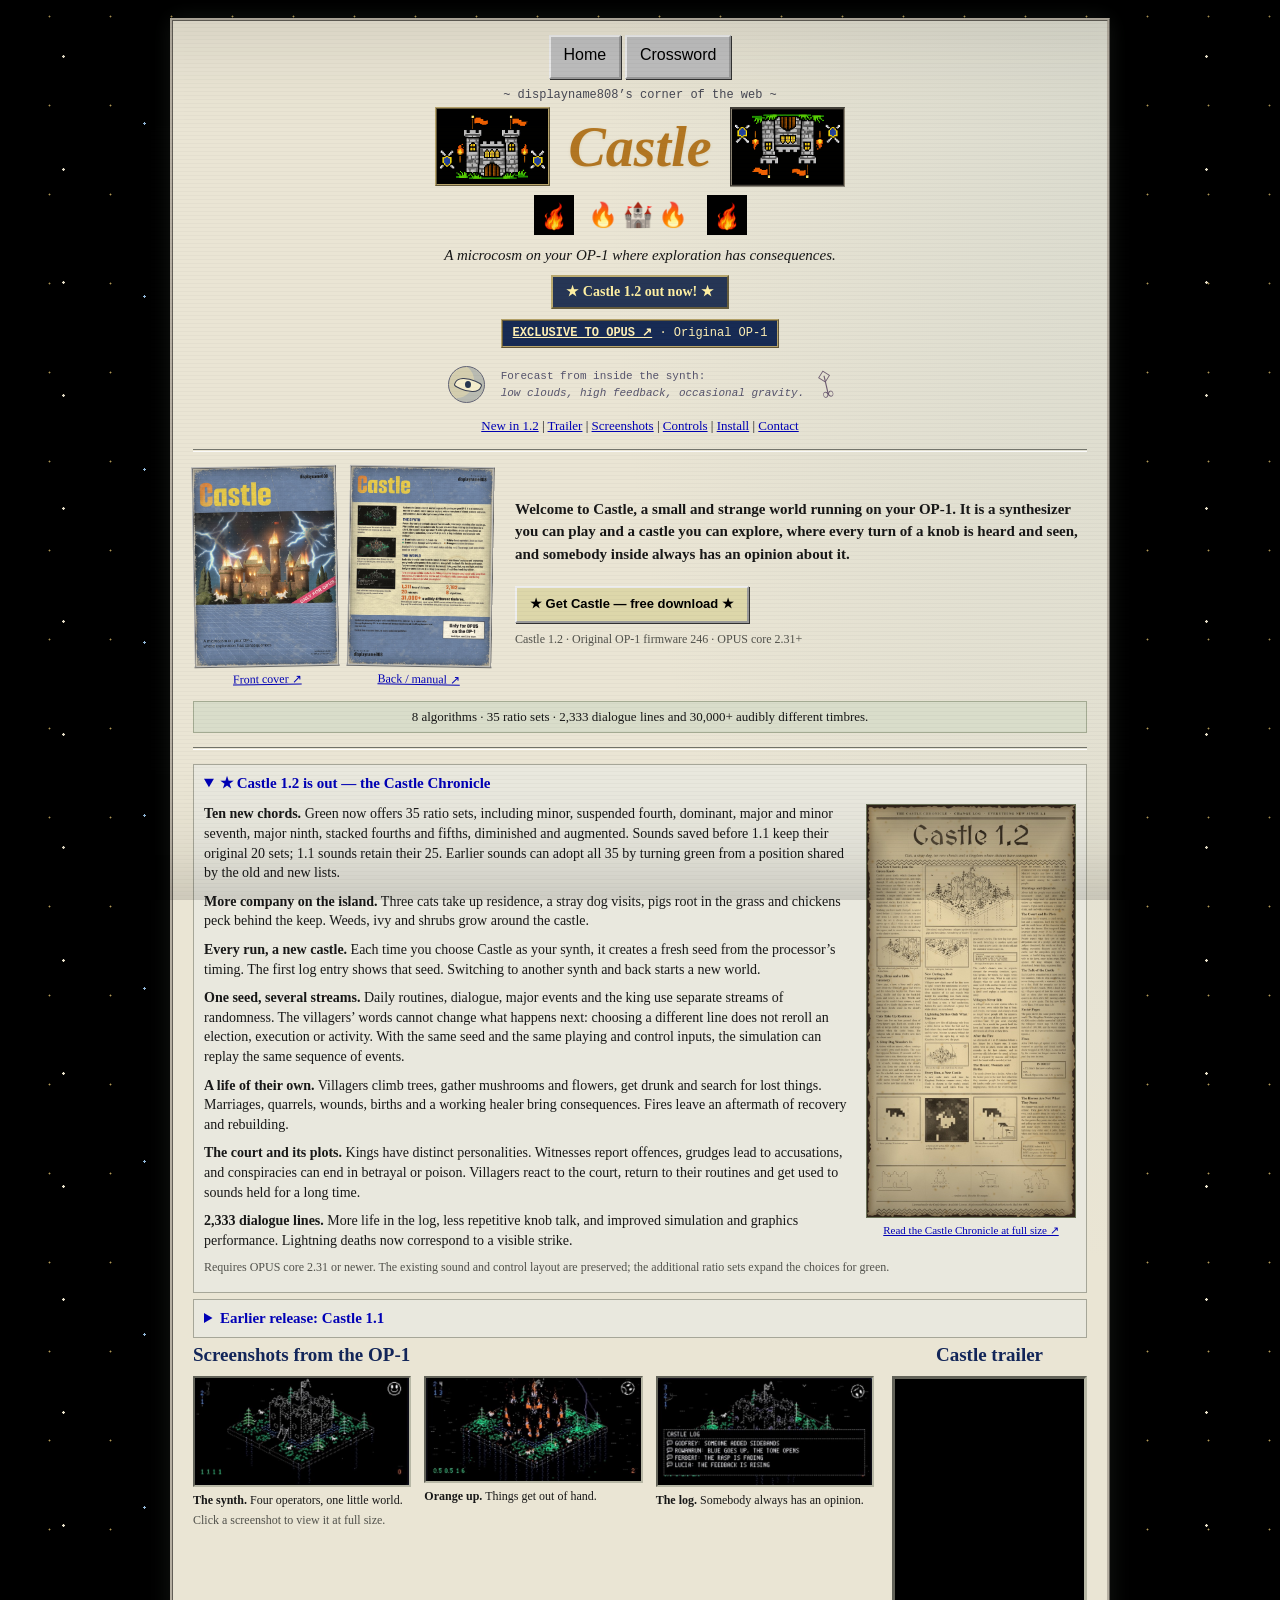
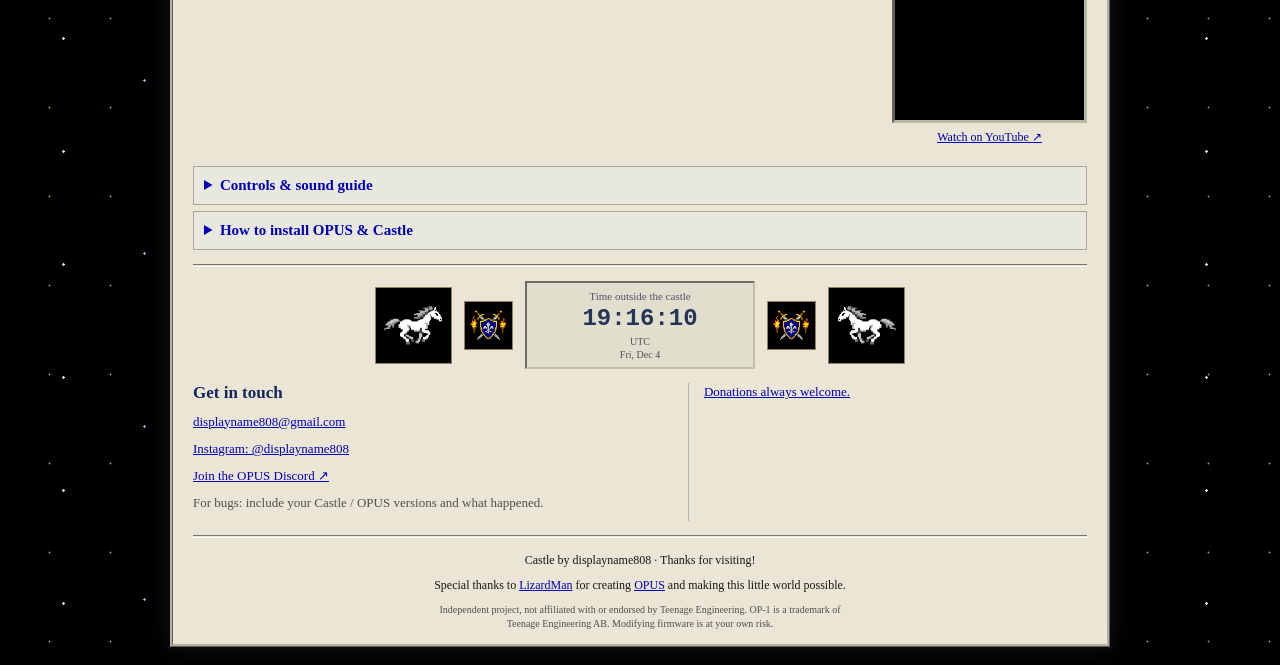
<file: castle/index.html>
<!doctype html>
<html lang="en">
<head>
<meta charset="utf-8">
<meta name="viewport" content="width=device-width,initial-scale=1">
<meta name="theme-color" content="#111735">
<meta name="description" content="Castle: a drone synthesizer and a small, strange world for OPUS on the original OP-1.">
<title>Castle :: displayname808</title>
<link rel="stylesheet" href="geocities.css">
<link rel="stylesheet" href="screenshots.css">
<link rel="stylesheet" href="medieval.css">
<link rel="stylesheet" href="surreal.css">
<link rel="stylesheet" href="night.css">
<link rel="stylesheet" href="crt.css">
<link rel="stylesheet" href="fire.css">
<link rel="stylesheet" href="clock.css">
<link rel="stylesheet" href="release.css">
</head>
<body>
<a class="skip" href="#main">Skip to content</a>
<main class="page" id="main">
<header>
<p class="home-nav"><a class="retro-button" href="../" style="display:inline-block;text-decoration:none;font-size:16px;min-height:44px">Home</a> <a class="retro-button" href="../crossword/" style="display:inline-block;text-decoration:none;font-size:16px;min-height:44px">Crossword</a></p>
<p class="topline">~ displayname808’s corner of the web ~</p>
<div class="castle-banner"><picture aria-hidden="true"><source media="(prefers-reduced-motion: reduce)" srcset="assets/castle-flags-still.png"><img src="assets/castle-flags.gif" width="184" height="125" alt=""></picture><h1>Castle</h1><picture aria-hidden="true"><source media="(prefers-reduced-motion: reduce)" srcset="assets/castle-flags-still.png"><img src="assets/castle-flags.gif" width="184" height="125" alt=""></picture></div>
<div class="fire-greeting" aria-hidden="true"><picture><source media="(prefers-reduced-motion: reduce)" srcset="assets/fire-still.png"><img src="assets/fire.gif" width="64" height="64" alt=""></picture><span>🔥🏰🔥</span><picture><source media="(prefers-reduced-motion: reduce)" srcset="assets/fire-still.png"><img src="assets/fire.gif" width="64" height="64" alt=""></picture></div>
<p class="tagline">A microcosm on your OP-1 where exploration has consequences.</p>
<p class="release-announcement"><a href="#release">★ Castle 1.2 out now! ★</a></p>
<p class="opus-exclusive"><a href="https://opus-op1.pages.dev/" target="_blank" rel="noopener noreferrer" style="color:inherit"><strong>EXCLUSIVE TO OPUS ↗</strong></a> · Original OP-1</p>
<div class="strange-weather"><span class="watching-moon" aria-hidden="true"><i></i></span><p>Forecast from inside the synth:<br><em>low clouds, high feedback, occasional gravity.</em></p><span class="wandering-sigil" aria-hidden="true">◇<br>│<br>∞</span></div>
<nav aria-label="Page navigation"><a href="#release">New in 1.2</a> | <a href="#trailer">Trailer</a> | <a href="#screenshots">Screenshots</a> | <a href="#controls">Controls</a> | <a href="#install">Install</a> | <a href="#contact">Contact</a></nav>
</header>
<hr>
<section class="welcome" aria-labelledby="welcome-title">
<div class="artwork">
<a href="assets/castle-front.jpg" target="_blank" rel="noopener noreferrer"><img src="assets/castle-front.jpg" width="914" height="1280" alt="Castle front artwork: burning castle and lightning under a yellow title"><span>Front cover ↗</span></a>
<a href="assets/castle-back.jpg" target="_blank" rel="noopener noreferrer"><img src="assets/castle-back.jpg" width="914" height="1280" alt="Castle back artwork: manual, OP-1 screenshots and specifications"><span>Back / manual ↗</span></a>
</div>
<div class="welcome-copy">
<p id="welcome-title"><strong>Welcome to Castle, a small and strange world running on your OP-1. It is a synthesizer you can play and a castle you can explore, where every turn of a knob is heard and seen, and somebody inside always has an opinion about it.</strong></p>
<button class="download-main retro-button" type="button" data-open-download aria-haspopup="dialog" aria-controls="download-dialog">★ Get Castle — free download ★</button>
<noscript><p><a href="downloads/castle.opmod" download>Download Castle free</a></p></noscript>
<p class="small">Castle 1.2 · Original OP-1 firmware 246 · OPUS core 2.31+</p>
</div>
</section>
<p class="specs">8 algorithms · 35 ratio sets · 2,333 dialogue lines and 30,000+ audibly different timbres.</p>
<hr>
<details id="release" open>
<summary>★ Castle 1.2 is out — the Castle Chronicle</summary>
<figure class="release-art"><a href="assets/castle-1.2-chronicle.jpg" target="_blank" rel="noopener noreferrer"><img src="assets/castle-1.2-chronicle.jpg" width="647" height="1280" loading="lazy" alt="Castle 1.2 Chronicle: ten new chords, cats, a stray dog, pigs, chickens, village life, politics and fixes"></a><figcaption><a href="assets/castle-1.2-chronicle.jpg" target="_blank" rel="noopener noreferrer">Read the Castle Chronicle at full size ↗</a></figcaption></figure>
<p><b>Ten new chords.</b> Green now offers 35 ratio sets, including minor, suspended fourth, dominant, major and minor seventh, major ninth, stacked fourths and fifths, diminished and augmented. Sounds saved before 1.1 keep their original 20 sets; 1.1 sounds retain their 25. Earlier sounds can adopt all 35 by turning green from a position shared by the old and new lists.</p>
<p><b>More company on the island.</b> Three cats take up residence, a stray dog visits, pigs root in the grass and chickens peck behind the keep. Weeds, ivy and shrubs grow around the castle.</p>
<p><b>Every run, a new castle.</b> Each time you choose Castle as your synth, it creates a fresh seed from the processor’s timing. The first log entry shows that seed. Switching to another synth and back starts a new world.</p>
<p><b>One seed, several streams.</b> Daily routines, dialogue, major events and the king use separate streams of randomness. The villagers’ words cannot change what happens next: choosing a different line does not reroll an election, execution or activity. With the same seed and the same playing and control inputs, the simulation can replay the same sequence of events.</p>
<p><b>A life of their own.</b> Villagers climb trees, gather mushrooms and flowers, get drunk and search for lost things. Marriages, quarrels, wounds, births and a working healer bring consequences. Fires leave an aftermath of recovery and rebuilding.</p>
<p><b>The court and its plots.</b> Kings have distinct personalities. Witnesses report offences, grudges lead to accusations, and conspiracies can end in betrayal or poison. Villagers react to the court, return to their routines and get used to sounds held for a long time.</p>
<p><b>2,333 dialogue lines.</b> More life in the log, less repetitive knob talk, and improved simulation and graphics performance. Lightning deaths now correspond to a visible strike.</p>
<p class="small">Requires OPUS core 2.31 or newer. The existing sound and control layout are preserved; the additional ratio sets expand the choices for green.</p>
</details>
<details id="release-1-1">
<summary>Earlier release: Castle 1.1</summary>
<figure class="release-art"><a href="assets/image-1794432351564.jpg" target="_blank" rel="noopener noreferrer"><img src="assets/image-1794432351564.jpg" width="1080" height="1350" loading="lazy" alt="Castle Herald 1.1 promotional artwork: Kingdom Statistics ledger, new king and politics, five ratio sets and 316 new dialogue lines"></a><figcaption><a href="assets/image-1794432351564.jpg" target="_blank" rel="noopener noreferrer">Read the Castle Herald at full size ↗</a></figcaption></figure>
<p><b>Kingdom Statistics.</b> Tap Help on T1 to see time played, fires started, fire time, deaths, kings killed, longest reign, sacrifices, executions, horses electrocuted, revolts and elections. The ledger starts from zero each time you switch to Castle.</p>
<p><b>A king and politics.</b> The king sentences villagers to execution. Elections happen every 40–70 minutes; ties are settled by drawing straws. Each fire during a reign makes the people more likely to turn on their king. Executions, fires and loud noise raise unrest, which can boil over into a revolt.</p>
<p><b>Five new ratio sets.</b> Green adds sub odd and high odd harmonics, drum membrane, root-three glass and stiff wire. Across eight algorithms, that’s 40 new sound combinations. Existing presets retain their previous ratio selection and sound.</p>
<p><b>More life in the log.</b> 316 new dialogue lines and six new jobs for the villagers. Knob remarks are less repetitive.</p>
<p class="small">Castle 1.1 requires OPUS core 2.31 or newer.</p>
</details>
<div class="media-row"><section id="screenshots" aria-labelledby="screens-title">
<h2 id="screens-title">Screenshots from the OP-1</h2>
<div class="screen-grid">
<figure><a class="screenshot" href="assets/castle-peace.jpg" target="_blank" rel="noopener noreferrer" aria-label="Open peaceful Castle screenshot at full size"><img src="assets/castle-peace.jpg" width="1057" height="526" loading="lazy" alt="Dotted isometric Castle at peace, with green trees, horses, a smiling face and zero deaths"></a><figcaption><b>The synth.</b> Four operators, one little world.</figcaption></figure>
<figure><a class="screenshot" href="assets/castle-fire.jpg" target="_blank" rel="noopener noreferrer" aria-label="Open burning Castle screenshot at full size"><img src="assets/castle-fire.jpg" width="1059" height="510" loading="lazy" alt="Castle burning with orange flames, lightning, static and a red death toll"></a><figcaption><b>Orange up.</b> Things get out of hand.</figcaption></figure>
<figure><a class="screenshot" href="assets/castle-log.jpg" target="_blank" rel="noopener noreferrer" aria-label="Open Castle log screenshot at full size"><img src="assets/castle-log.jpg" width="1057" height="528" loading="lazy" alt="Castle log showing villagers commenting on sidebands, tone, rasp and feedback"></a><figcaption><b>The log.</b> Somebody always has an opinion.</figcaption></figure>
</div>
<p class="small">Click a screenshot to view it at full size.</p>
</section>
<section class="trailer" id="trailer" aria-labelledby="trailer-title">
<h2 id="trailer-title">Castle trailer</h2>
<iframe src="https://www.youtube-nocookie.com/embed/wO64MH7UQ24" title="Castle plugin trailer on YouTube" width="189" height="336" loading="lazy" referrerpolicy="strict-origin-when-cross-origin" allow="accelerometer; autoplay; clipboard-write; encrypted-media; gyroscope; picture-in-picture; web-share" allowfullscreen></iframe>
<p class="small"><a href="https://www.youtube.com/shorts/wO64MH7UQ24" target="_blank" rel="noopener noreferrer">Watch on YouTube ↗</a></p>
</section></div>
<div class="manual">
<details id="controls">
<summary>Controls &amp; sound guide</summary>
<p>Four-operator FM, a sine sub an octave below, saturation, noise with drop-outs, ring modulation and sample-rate reduction.</p>
<div class="table-wrap"><table><caption>T1 — turn an encoder, or hold shift and turn</caption><thead><tr><th scope="col">Knob</th><th scope="col">Turn</th><th scope="col">Shift + turn</th></tr></thead><tbody>
<tr><th scope="row"><i class="dot blue"></i>Blue</th><td>FM: fade operators 2, 3 and 4 into operator 1</td><td>Eight algorithms</td></tr>
<tr><th scope="row"><i class="dot green"></i>Green</th><td>35 operator ratio sets (older presets retain their original sets)</td><td>Pitch modulation, up to 4 Hz / one semitone</td></tr>
<tr><th scope="row"><i class="dot white"></i>White</th><td>Operator 4 feedback</td><td>Noise / mild sample-rate reduction</td></tr>
<tr><th scope="row"><i class="dot orange"></i>Orange</th><td>Saturation (and fire)</td><td>Ring modulation / kaleidoscope moat</td></tr>
</tbody></table></div>
<p><b>Tap Help (FN) on T1:</b> show / hide Kingdom Statistics.</p>
<p><b>White push:</b> show / hide the log. <b>Orange push:</b> drone mode on / off. With drone mode off, notes fade for three seconds after release.</p>
<p class="small">Castle shapes its own level; ADSR and velocity do not affect it. T2 lists controls. T4 LFOs can animate the main knobs, algorithm, ring modulator and reducer.</p>
</details>
<details id="install">
<summary>How to install OPUS &amp; Castle</summary>
<p><b>First, OPUS:</b></p>
<ol><li>Visit the <a href="https://opus-op1.pages.dev/" target="_blank" rel="noopener noreferrer">official OPUS website</a> and download OPUS.</li><li>Back up your OP-1 and follow the current installation guide there.</li><li>Check that OPUS core is 2.31 or newer. Castle is for the original OP-1, firmware 246.</li></ol>
<p><b>Then, Castle:</b></p>
<ol><li>Use “Get Castle” above to download <code>castle.opmod</code>.</li><li>Enter Disk Mode. Copy the file into the OP-1’s <code>mods</code> folder.</li><li>Eject safely and restart. Check Castle says “loaded” in the mods list.</li><li>Select Castle as your synth engine and play a key.</li></ol>
<p class="small">All names and dialogue are built in. No extra text files are needed.</p>
</details>
</div>
<hr>
<div class="medieval-parade"><picture class="horse"><source media="(prefers-reduced-motion: reduce)" srcset="assets/horse-still.png"><img src="assets/horse.gif" width="110" height="110" alt="" loading="lazy"></picture><picture class="shield"><source media="(prefers-reduced-motion: reduce)" srcset="assets/shield-torches-still.png"><img src="assets/shield-torches.gif" width="76" height="76" alt="" loading="lazy"></picture><section class="castle-clock" aria-label="Local clock"><div class="clock-time"><span class="clock-label">Time outside the castle</span><time id="local-clock">--:--:--</time><span id="clock-zone" class="small">Your local time</span><span id="clock-date" class="small"></span></div></section><picture class="shield"><source media="(prefers-reduced-motion: reduce)" srcset="assets/shield-torches-still.png"><img src="assets/shield-torches.gif" width="76" height="76" alt="" loading="lazy"></picture><picture class="horse mirrored"><source media="(prefers-reduced-motion: reduce)" srcset="assets/horse-still.png"><img src="assets/horse.gif" width="110" height="110" alt="" loading="lazy"></picture></div>
<div class="community">
<section id="contact"><h2>Get in touch</h2><p><a href="mailto:displayname808@gmail.com">displayname808@gmail.com</a></p><p><a href="https://www.instagram.com/displayname808/" target="_blank" rel="noopener noreferrer">Instagram: @displayname808</a></p><p><a href="https://discord.com/invite/CW2MngTU3Z" target="_blank" rel="noopener noreferrer">Join the OPUS Discord ↗</a></p><p class="small">For bugs: include your Castle / OPUS versions and what happened.</p></section>
<section id="donate" aria-label="Donations"><p><a href="https://ko-fi.com/displayname808" target="_blank" rel="noopener noreferrer">Donations always welcome.</a></p></section>
</div>
<footer><hr><p>Castle by displayname808 · Thanks for visiting!</p><p>Special thanks to <a href="https://github.com/LizardMan245" target="_blank" rel="noopener noreferrer">LizardMan</a> for creating <a href="https://opus-op1.pages.dev/" target="_blank" rel="noopener noreferrer">OPUS</a> and making this little world possible.</p><p class="small">Independent project, not affiliated with or endorsed by Teenage Engineering. OP-1 is a trademark of Teenage Engineering AB. Modifying firmware is at your own risk.</p></footer>
</main>
<dialog class="download-dialog" id="download-dialog" aria-labelledby="download-title">
<div class="window-bar"><span id="download-title">Castle — download</span><button type="button" data-close aria-label="Close download dialog">×</button></div>
<div class="dialog-content"><div class="dialog-intro"><span class="disk-icon" aria-hidden="true">▣</span><div><p>The same Castle, either way.</p></div></div>
<div class="download-choices"><a class="retro-button" href="downloads/castle.opmod" download>Free download</a><a class="retro-button" href="https://ko-fi.com/displayname808" target="_blank" rel="noopener noreferrer" data-donate-choice>Free + donation ♥</a></div>
<p class="small">Original OP-1 · OPUS core 2.31 or newer.</p>
<div id="donation-note" class="donation-note" tabindex="-1" hidden><p>Thank you! Ko-fi opens in a new tab. You can download Castle here whenever you’re ready.</p><a class="retro-button" href="downloads/castle.opmod" download>Download Castle</a></div>
</div></dialog>
<script src="download.js" defer></script>
<script src="clock.js" defer></script>
</body></html>
</file>
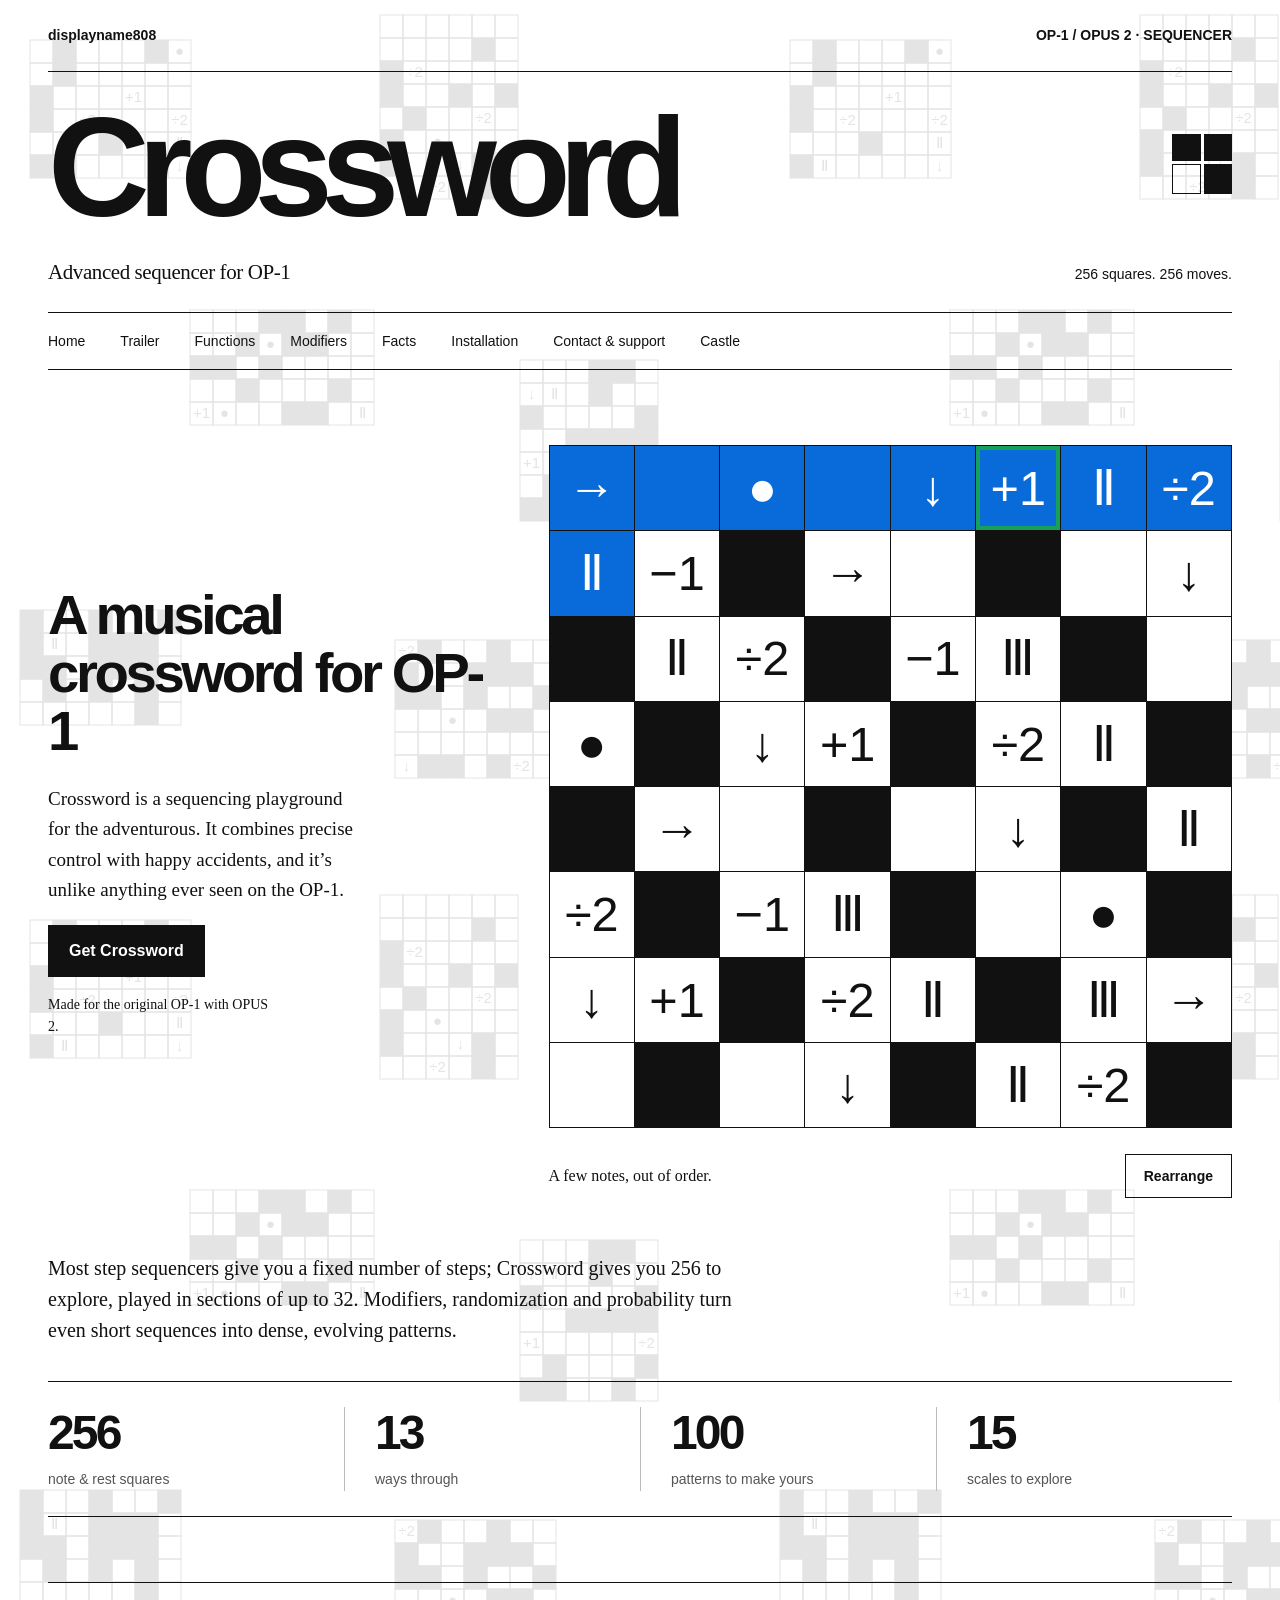
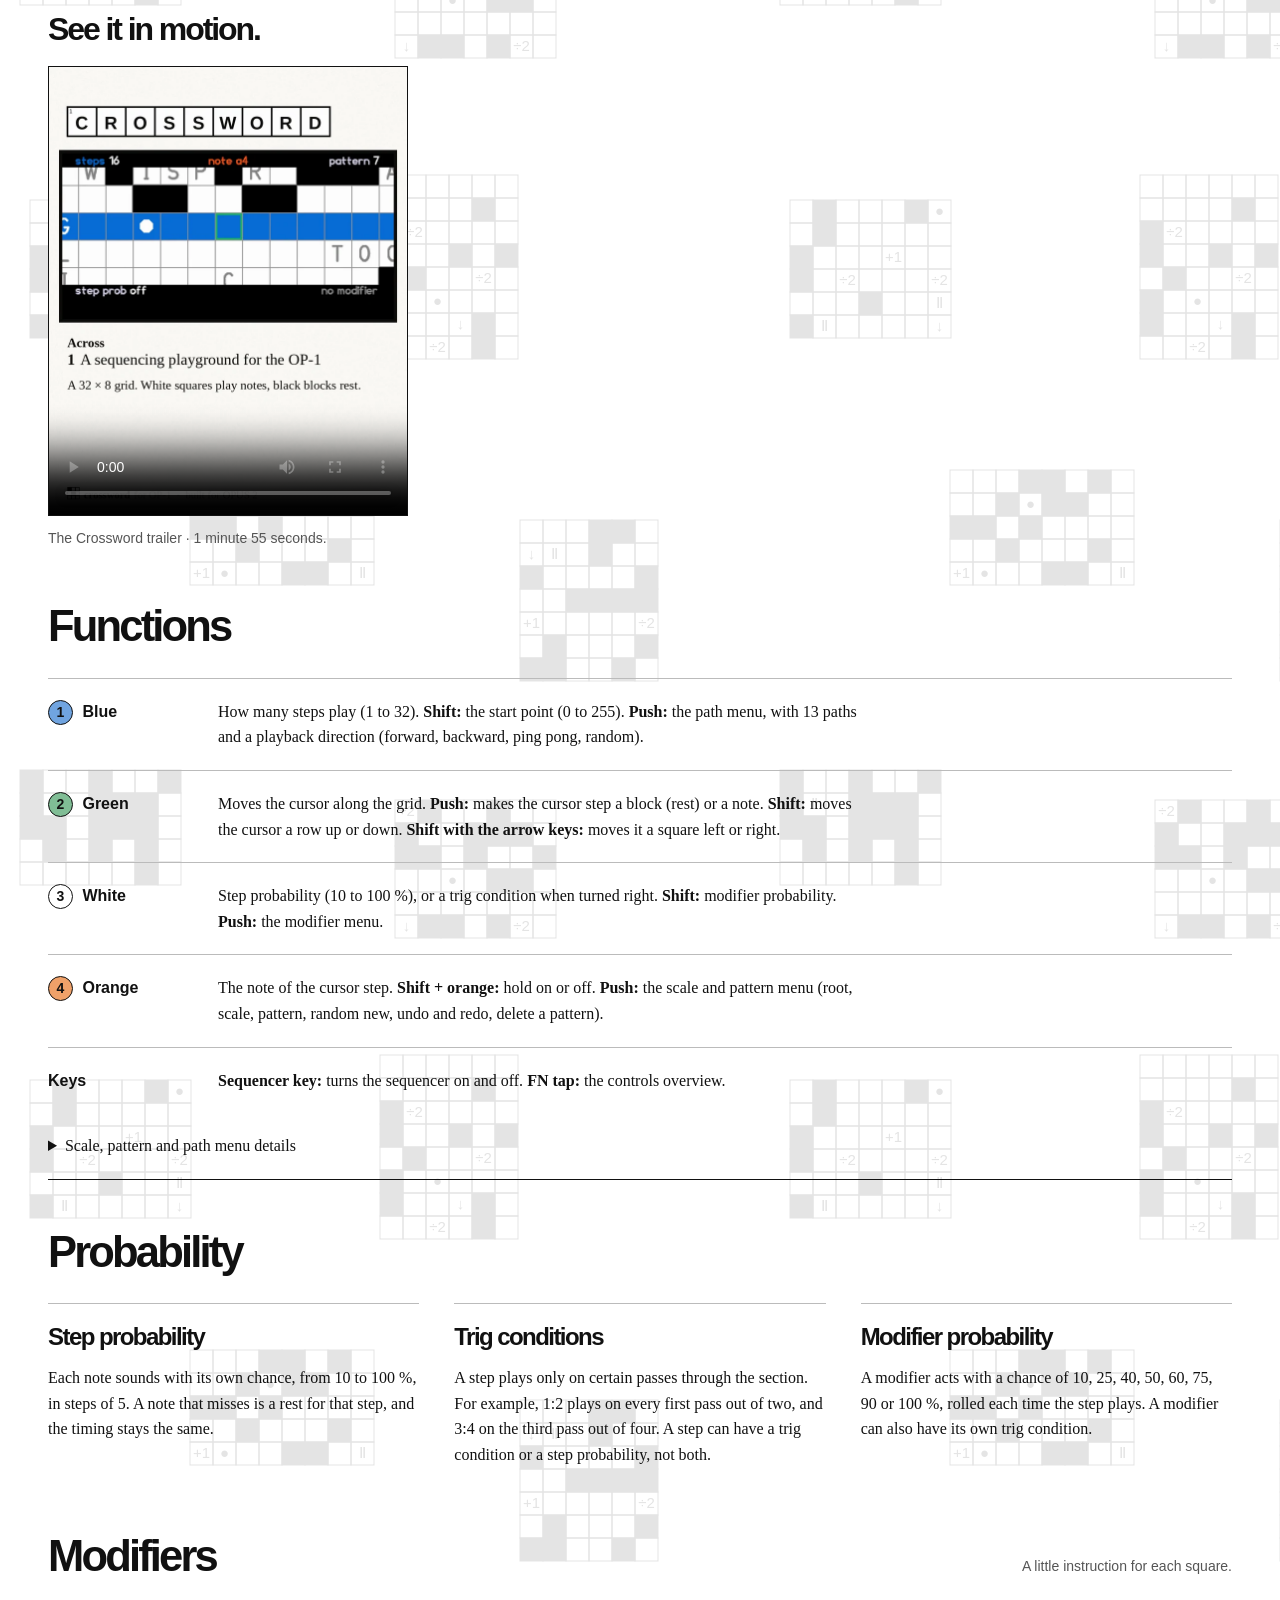
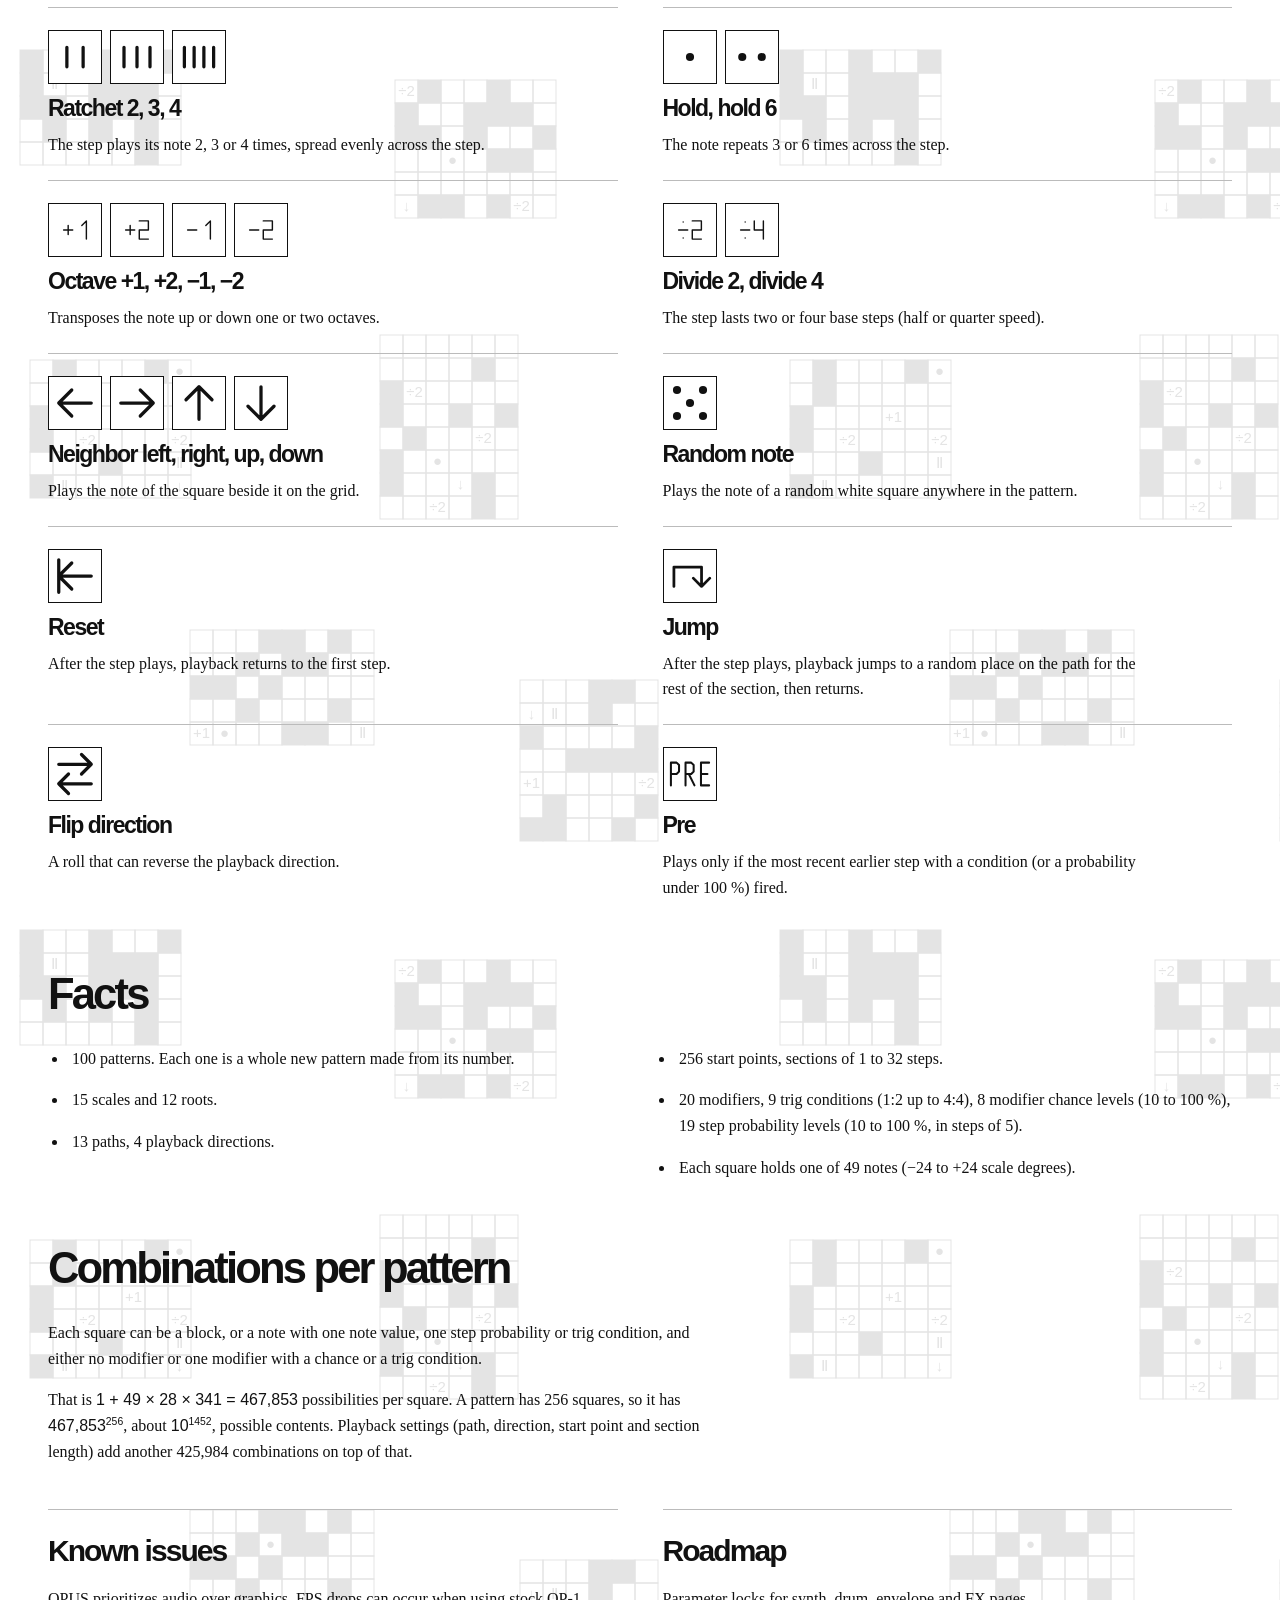
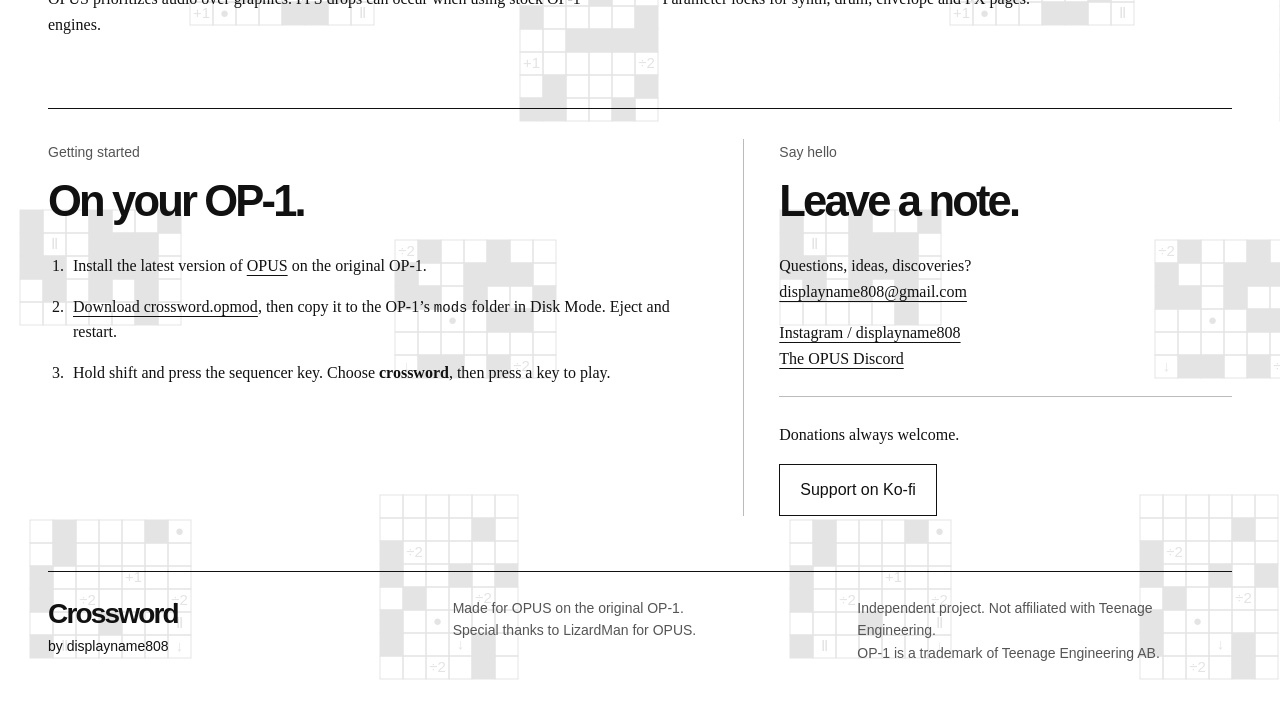
<file: crossword/index.html>
<!doctype html>
<html lang="en">
<head>
<meta charset="utf-8">
<meta name="viewport" content="width=device-width,initial-scale=1">
<meta name="description" content="Crossword: an advanced sequencer for OPUS on the original OP-1, by displayname808. 256 squares. 256 moves.">
<title>Crossword — A musical crossword for OP-1</title>
<link rel="stylesheet" href="../style.css">
<link rel="stylesheet" href="../paper.css">
<link rel="stylesheet" href="../manual.css">
<link rel="stylesheet" href="../crossword-background.css">
<link rel="stylesheet" href="../crossword-download.css">
</head>
<body>
<main class="newspaper">
<header class="masthead">
<div class="edition"><a href="../">displayname808</a><span>OP-1 / OPUS 2 · SEQUENCER</span></div>
<div class="wordmark-row"><h1>Crossword</h1><span class="product-mark" aria-hidden="true"><i></i><i></i><i></i><i></i></span></div>
<div class="strap"><p>Advanced sequencer for OP-1</p><span>256 squares. 256 moves.</span></div>
<nav aria-label="Page navigation"><a href="../">Home</a><a href="#trailer">Trailer</a><a href="#controls">Functions</a><a href="#modifiers">Modifiers</a><a href="#facts">Facts</a><a href="#installation">Installation</a><a href="#correspondence">Contact &amp; support</a><a href="../castle/">Castle</a></nav>
</header>

<section class="score-hero" aria-labelledby="hero-heading">
<div class="hero-copy"><h2 id="hero-heading">A musical crossword for OP-1</h2><p>Crossword is a sequencing playground for the adventurous. It combines precise control with happy accidents, and it’s unlike anything ever seen on the OP-1.</p><button class="ink-button get-crossword" type="button" data-open-download aria-haspopup="dialog" aria-controls="crossword-download">Get Crossword</button><p class="hero-footnote">Made for the original OP-1 with OPUS 2.</p></div>
<figure class="score-art"><div class="tile-composition" id="tile-composition" role="img" aria-label="A musical crossword of symbols, notes and rests, with a blue active strip and green cursor."></div><figcaption class="score-caption"><span>A few notes, out of order.</span><button id="rearrange" type="button">Rearrange</button></figcaption></figure>
</section>
<div class="intro-copy"><p>Most step sequencers give you a fixed number of steps; Crossword gives you 256 to explore, played in sections of up to 32. Modifiers, randomization and probability turn even short sequences into dense, evolving patterns.</p></div>
<div class="spec-strip" aria-label="Sequencer at a glance"><div><strong>256</strong><span>note &amp; rest squares</span></div><div><strong>13</strong><span>ways through</span></div><div><strong>100</strong><span>patterns to make yours</span></div><div><strong>15</strong><span>scales to explore</span></div></div>
<section class="media-resources trailer-only" aria-label="Trailer">
<article id="trailer"><div class="section-heading"><h2>See it in motion.</h2></div><video class="trailer-player" controls playsinline preload="metadata" poster="../assets/crossword-trailer-poster.webp" width="1080" height="1350" aria-label="Crossword sequencer trailer"><source src="../assets/crossword-trailer.mp4" type="video/mp4"><p><a href="../assets/crossword-trailer.mp4">Watch the Crossword trailer</a></p></video><p class="media-caption">The Crossword trailer · 1 minute 55 seconds.</p></article>

</section>
<section class="controls-section manual-section" id="controls" aria-labelledby="controls-heading">
<div class="section-heading"><h2 id="controls-heading">Functions</h2></div>
<dl class="function-list">
<div><dt><span class="encoder">1</span> Blue</dt><dd>How many steps play (1 to 32). <b>Shift:</b> the start point (0 to 255). <b>Push:</b> the path menu, with 13 paths and a playback direction (forward, backward, ping pong, random).</dd></div>
<div><dt><span class="encoder">2</span> Green</dt><dd>Moves the cursor along the grid. <b>Push:</b> makes the cursor step a block (rest) or a note. <b>Shift:</b> moves the cursor a row up or down. <b>Shift with the arrow keys:</b> moves it a square left or right.</dd></div>
<div><dt><span class="encoder">3</span> White</dt><dd>Step probability (10 to 100 %), or a trig condition when turned right. <b>Shift:</b> modifier probability. <b>Push:</b> the modifier menu.</dd></div>
<div><dt><span class="encoder">4</span> Orange</dt><dd>The note of the cursor step. <b>Shift + orange:</b> hold on or off. <b>Push:</b> the scale and pattern menu (root, scale, pattern, random new, undo and redo, delete a pattern).</dd></div>
<div><dt>Keys</dt><dd><b>Sequencer key:</b> turns the sequencer on and off. <b>FN tap:</b> the controls overview.</dd></div>
</dl><details><summary>Scale, pattern and path menu details</summary><div class="extra-controls"><p><b>Random, undo and redo.</b> In the scale and pattern menu, turn orange to choose “new random”, then push orange to make it. After randomizing, turn orange to choose “undo random”; after undoing, it offers “redo random”. Each choice needs a push to confirm.</p><p><b>Undo belongs to the current pattern.</b> It isn’t saved. Switching patterns, deleting a pattern or restarting clears the undo history.</p><p><b>Choosing a path.</b> A new path moves the cursor to its first step, at the selected start point. Changing only the playback direction leaves the cursor where it is.</p><p><b>Moving around the grid.</b> The view has a fixed size and follows the editing cursor. Shift + green moves a row up or down; shift + the arrow keys moves one square left or right.</p></div></details></section>
<section class="manual-section" id="probability" aria-labelledby="probability-heading"><div class="section-heading"><h2 id="probability-heading">Probability</h2></div><div class="probability-columns">
<article><h3>Step probability</h3><p>Each note sounds with its own chance, from 10 to 100 %, in steps of 5. A note that misses is a rest for that step, and the timing stays the same.</p></article>
<article><h3>Trig conditions</h3><p>A step plays only on certain passes through the section. For example, 1:2 plays on every first pass out of two, and 3:4 on the third pass out of four. A step can have a trig condition or a step probability, not both.</p></article>
<article><h3>Modifier probability</h3><p>A modifier acts with a chance of 10, 25, 40, 50, 60, 75, 90 or 100 %, rolled each time the step plays. A modifier can also have its own trig condition.</p></article>
</div></section>
<section class="manual-section" id="modifiers" aria-labelledby="modifiers-heading"><div class="section-heading"><h2 id="modifiers-heading">Modifiers</h2><p>A little instruction for each square.</p></div><div class="modifier-key">
<article class="modifier-entry"><div class="modifier-symbols"><svg class="mod-icon" viewBox="0 0 64 64" aria-hidden="true"><use href="../assets/modifier-icons.svg#ratchet2"></use></svg><svg class="mod-icon" viewBox="0 0 64 64" aria-hidden="true"><use href="../assets/modifier-icons.svg#ratchet3"></use></svg><svg class="mod-icon" viewBox="0 0 64 64" aria-hidden="true"><use href="../assets/modifier-icons.svg#ratchet4"></use></svg></div><div><h3>Ratchet 2, 3, 4</h3><p>The step plays its note 2, 3 or 4 times, spread evenly across the step.</p></div></article>
<article class="modifier-entry"><div class="modifier-symbols"><svg class="mod-icon" viewBox="0 0 64 64" aria-hidden="true"><use href="../assets/modifier-icons.svg#hold"></use></svg><svg class="mod-icon" viewBox="0 0 64 64" aria-hidden="true"><use href="../assets/modifier-icons.svg#hold6"></use></svg></div><div><h3>Hold, hold 6</h3><p>The note repeats 3 or 6 times across the step.</p></div></article>
<article class="modifier-entry"><div class="modifier-symbols"><svg class="mod-icon" viewBox="0 0 64 64" aria-hidden="true"><use href="../assets/modifier-icons.svg#octup1"></use></svg><svg class="mod-icon" viewBox="0 0 64 64" aria-hidden="true"><use href="../assets/modifier-icons.svg#octup2"></use></svg><svg class="mod-icon" viewBox="0 0 64 64" aria-hidden="true"><use href="../assets/modifier-icons.svg#octdown1"></use></svg><svg class="mod-icon" viewBox="0 0 64 64" aria-hidden="true"><use href="../assets/modifier-icons.svg#octdown2"></use></svg></div><div><h3>Octave +1, +2, −1, −2</h3><p>Transposes the note up or down one or two octaves.</p></div></article>
<article class="modifier-entry"><div class="modifier-symbols"><svg class="mod-icon" viewBox="0 0 64 64" aria-hidden="true"><use href="../assets/modifier-icons.svg#div2"></use></svg><svg class="mod-icon" viewBox="0 0 64 64" aria-hidden="true"><use href="../assets/modifier-icons.svg#div4"></use></svg></div><div><h3>Divide 2, divide 4</h3><p>The step lasts two or four base steps (half or quarter speed).</p></div></article>
<article class="modifier-entry"><div class="modifier-symbols"><svg class="mod-icon" viewBox="0 0 64 64" aria-hidden="true"><use href="../assets/modifier-icons.svg#left"></use></svg><svg class="mod-icon" viewBox="0 0 64 64" aria-hidden="true"><use href="../assets/modifier-icons.svg#right"></use></svg><svg class="mod-icon" viewBox="0 0 64 64" aria-hidden="true"><use href="../assets/modifier-icons.svg#up"></use></svg><svg class="mod-icon" viewBox="0 0 64 64" aria-hidden="true"><use href="../assets/modifier-icons.svg#down"></use></svg></div><div><h3>Neighbor left, right, up, down</h3><p>Plays the note of the square beside it on the grid.</p></div></article>
<article class="modifier-entry"><div class="modifier-symbols"><svg class="mod-icon" viewBox="0 0 64 64" aria-hidden="true"><use href="../assets/modifier-icons.svg#random"></use></svg></div><div><h3>Random note</h3><p>Plays the note of a random white square anywhere in the pattern.</p></div></article>
<article class="modifier-entry"><div class="modifier-symbols"><svg class="mod-icon" viewBox="0 0 64 64" aria-hidden="true"><use href="../assets/modifier-icons.svg#reset"></use></svg></div><div><h3>Reset</h3><p>After the step plays, playback returns to the first step.</p></div></article>
<article class="modifier-entry"><div class="modifier-symbols"><svg class="mod-icon" viewBox="0 0 64 64" aria-hidden="true"><use href="../assets/modifier-icons.svg#jump"></use></svg></div><div><h3>Jump</h3><p>After the step plays, playback jumps to a random place on the path for the rest of the section, then returns.</p></div></article>
<article class="modifier-entry"><div class="modifier-symbols"><svg class="mod-icon" viewBox="0 0 64 64" aria-hidden="true"><use href="../assets/modifier-icons.svg#flip"></use></svg></div><div><h3>Flip direction</h3><p>A roll that can reverse the playback direction.</p></div></article>
<article class="modifier-entry"><div class="modifier-symbols"><svg class="mod-icon" viewBox="0 0 64 64" aria-hidden="true"><use href="../assets/modifier-icons.svg#pre"></use></svg></div><div><h3>Pre</h3><p>Plays only if the most recent earlier step with a condition (or a probability under 100 %) fired.</p></div></article>
</div></section>
<section class="manual-section" id="facts" aria-labelledby="facts-heading"><div class="section-heading"><h2 id="facts-heading">Facts</h2></div><ul class="fact-list">
<li>100 patterns. Each one is a whole new pattern made from its number.</li>
<li>15 scales and 12 roots.</li><li>13 paths, 4 playback directions.</li>
<li>256 start points, sections of 1 to 32 steps.</li>
<li>20 modifiers, 9 trig conditions (1:2 up to 4:4), 8 modifier chance levels (10 to 100 %), 19 step probability levels (10 to 100 %, in steps of 5).</li>
<li>Each square holds one of 49 notes (−24 to +24 scale degrees).</li>
</ul></section>
<section class="manual-section combinations" aria-labelledby="combinations-heading"><h2 id="combinations-heading">Combinations per pattern</h2><p>Each square can be a block, or a note with one note value, one step probability or trig condition, and either no modifier or one modifier with a chance or a trig condition.</p><p>That is <span class="math">1 + 49 × 28 × 341 = 467,853</span> possibilities per square. A pattern has 256 squares, so it has <span class="math">467,853<sup>256</sup></span>, about <span class="math">10<sup>1452</sup></span>, possible contents. Playback settings (path, direction, start point and section length) add another 425,984 combinations on top of that.</p></section>
<div class="project-notes"><section aria-labelledby="issues-heading"><h2 id="issues-heading">Known issues</h2><p>OPUS prioritizes audio over graphics. FPS drops can occur when using stock OP-1 engines.</p></section><section aria-labelledby="roadmap-heading"><h2 id="roadmap-heading">Roadmap</h2><p>Parameter locks for synth, drum, envelope and FX pages.</p></section></div>
<section class="bottom-columns">
<article id="installation"><span class="small-caps">Getting started</span><h2>On your OP-1.</h2><ol class="install-list"><li>Install the latest version of <a href="https://opus-op1.pages.dev/" target="_blank" rel="noopener noreferrer">OPUS</a> on the original OP-1.</li><li><a href="downloads/crossword.opmod" download="crossword.opmod">Download crossword.opmod</a>, then copy it to the OP-1’s <code>mods</code> folder in Disk Mode. Eject and restart.</li><li>Hold shift and press the sequencer key. Choose <b>crossword</b>, then press a key to play.</li></ol></article>
<aside class="classifieds" id="correspondence"><span class="small-caps">Say hello</span><h2>Leave a note.</h2><p>Questions, ideas, discoveries?<br><a href="mailto:displayname808@gmail.com">displayname808@gmail.com</a></p><p><a href="https://www.instagram.com/displayname808/" target="_blank" rel="noopener noreferrer">Instagram / displayname808</a><br><a href="https://discord.com/invite/CW2MngTU3Z" target="_blank" rel="noopener noreferrer">The OPUS Discord</a></p><hr><p>Donations always welcome.</p><a class="ink-button small-button" href="https://ko-fi.com/displayname808" target="_blank" rel="noopener noreferrer">Support on Ko-fi</a></aside>
</section>
<footer><div class="footer-brand">Crossword<span>by displayname808</span></div><p>Made for OPUS on the original OP-1.<br>Special thanks to LizardMan for OPUS.</p><p class="legal">Independent project. Not affiliated with Teenage Engineering.<br>OP-1 is a trademark of Teenage Engineering AB.</p></footer>

</main>
<dialog class="download-dialog" id="crossword-download" aria-labelledby="download-title" aria-describedby="download-availability">
<div class="window-bar"><span id="download-title">Crossword</span><button type="button" data-close-download aria-label="Close download dialog">×</button></div>
<div class="dialog-content"><div class="download-grid-title" aria-hidden="true"><i></i><span>D</span><span>O</span><span>W</span><span>N</span><span>L</span><span>O</span><span>A</span><span>D</span><i></i></div><p class="dialog-intro">The same Crossword, either way.</p>
<div class="download-choices"><div class="download-clue"><span class="clue-label">Across</span><a class="retro-button" href="downloads/crossword.opmod" download="crossword.opmod" data-free-choice>Free download</a></div><div class="download-clue"><span class="clue-label">Down</span><a class="retro-button" href="https://ko-fi.com/displayname808" target="_blank" rel="noopener noreferrer" data-donate-choice>Free + donation ♥</a></div></div>
<p class="download-requirements">Original OP-1 · OPUS core 2.31 or newer.</p>
<p class="download-availability" id="download-availability" role="status">Crossword is free. Donations are optional.</p>
<div class="donation-note" id="crossword-donation-note" tabindex="-1" hidden><p>Thank you! Ko-fi opens in a new tab. You can download Crossword here whenever you’re ready.</p><a class="retro-button" href="downloads/crossword.opmod" download="crossword.opmod">Download Crossword</a></div>
</div></dialog>
<script src="../script.js" defer></script>
<script src="../crossword-download.js" defer></script>
</body>
</html>
</file>
<file: castle/geocities.css>
*{box-sizing:border-box}html{scroll-behavior:smooth}body{margin:0;padding:18px 10px;background-color:#111735;background-image:radial-gradient(#e0d7ae 1px,transparent 1px),radial-gradient(#586184 1px,transparent 1px);background-size:87px 73px,43px 61px;background-position:0 0,19px 25px;color:#171717;font:15px/1.4 'Times New Roman',serif}
.opus-exclusive{display:inline-block;margin:0 0 9px;padding:4px 10px;background:#172b54;color:#fff0b5;border:2px ridge #b7a46b;font:12px/1.4 'Courier New',monospace}
.media-row{display:grid;grid-template-columns:minmax(0,1fr) 195px;gap:18px;align-items:start}.trailer{text-align:center}.trailer iframe{display:block;width:100%;height:auto;aspect-ratio:9/16;border:3px inset #b7b7a5;background:#000;margin-bottom:6px}@media(max-width:650px){.media-row{grid-template-columns:1fr}.trailer{width:min(210px,100%);margin:0 auto 10px}}
a{color:#0000b5}a:visited{color:#632780}a:hover{color:#bd3120}a:focus-visible,button:focus-visible,summary:focus-visible{outline:2px dotted #000;outline-offset:3px}img{max-width:100%;height:auto;display:block}p{margin:0 0 9px}h1,h2{margin:0 0 9px}h2{font:bold 19px/1.2 'Times New Roman',serif;color:#132659}hr{height:3px;border:0;border-top:1px solid #74756c;border-bottom:1px solid #fff;margin:14px 0}.page{max-width:940px;margin:auto;background:#f0eddc;border:3px ridge #c8c8bb;padding:14px 20px;box-shadow:5px 5px 0 #0006}header{text-align:center}.topline{font:12px 'Courier New',monospace;color:#474854;margin:0}h1{font:bold 56px/1 Georgia,serif;color:#b27622;text-shadow:2px 2px #e4c755;margin:5px 0 7px}.tagline{font-style:italic;margin-bottom:9px}nav{font-size:13px}.welcome{display:grid;grid-template-columns:300px 1fr;gap:22px;align-items:center}.artwork{display:grid;grid-template-columns:1fr 1fr;gap:10px;text-align:center;font-size:12px}.artwork img{width:100%;border:2px ridge #bbb}.artwork span{display:block;margin-top:4px}.welcome-copy p{margin-bottom:9px}.retro-button{display:inline-block;background:#c0c0c0;color:#000!important;border:2px outset #eee;border-radius:0;box-shadow:1px 1px #333;padding:8px 13px;font:13px/1.3 Arial,sans-serif;text-decoration:none;text-align:center;cursor:pointer}.retro-button:hover{background:#d3d3d3}.retro-button:active{border-style:inset;box-shadow:none}.download-main{font-weight:bold;background:#ddd7aa;margin:3px 0 8px}.small{font-size:12px;line-height:1.35;color:#51514b}.specs{text-align:center;background:#d9ddca;border:1px solid #a3aa92;padding:6px;margin:13px 0 7px;font-size:13px}.specs strong{color:#8e3e26}.timbres{text-align:center;font-size:14px}.timbres .small{display:block;margin-top:2px}
.screen-grid{display:grid;grid-template-columns:repeat(3,1fr);gap:13px}.screen-grid figure{margin:0}.screen-window{display:block;position:relative;aspect-ratio:250/128;overflow:hidden;border:2px inset #b7b7a5;background:#080b09}.screen-window img{position:absolute;width:365.6%;max-width:none;height:auto;left:-17.2%;top:-195.3125%}.screen-window.fire img{top:-355.46875%}.screen-window.log img{top:-517.1875%}figcaption{font-size:12px;margin:5px 0 3px}.manual{margin-top:12px}details{border:1px solid #a6a698;background:#e9e8de;margin:6px 0;padding:8px 10px}summary{color:#0000b5;cursor:pointer;font-weight:bold}details[open] summary{margin-bottom:10px}details p,details ol{font-size:14px}ol{padding-left:22px;margin:5px 0 10px}li{margin:3px 0}code{font:12px 'Courier New',monospace}.table-wrap{overflow-x:auto}table{width:100%;border-collapse:collapse;font-size:13px;margin-bottom:9px}caption{text-align:left;font-style:italic;font-size:12px;margin:0 0 5px}td,th{border:1px solid #a3a397;padding:5px 7px;text-align:left;vertical-align:top}thead{background:#cbd2dc}th[scope=row]{white-space:nowrap;background:#e2e2d8}.dot{display:inline-block;width:9px;height:9px;border:1px solid #333;margin-right:5px}.blue{background:#398be5}.green{background:#61b95f}.white{background:#fff}.orange{background:#ef9037}.community{display:grid;grid-template-columns:1fr 1.15fr .8fr;gap:16px}.community section+section{border-left:1px solid #b3b3a7;padding-left:15px}.community h2{font-size:17px}.community p{font-size:13px}.community a{overflow-wrap:anywhere}footer{text-align:center;font-size:12px}footer .small{font-size:10px;max-width:85ch;margin:0 auto}.skip{position:absolute;top:-100px;background:#fff;padding:10px}.skip:focus{top:5px}
.download-dialog{width:min(470px,calc(100% - 24px));padding:3px;border:3px outset #eee;border-radius:0;background:#c0c0c0;color:#000;box-shadow:6px 7px 0 #0005;font:13px/1.4 Arial,sans-serif;max-height:calc(100dvh - 25px);overflow:auto}.download-dialog::backdrop{background:#0008}.window-bar{background:linear-gradient(90deg,#000080,#2869a1);color:#fff;display:flex;justify-content:space-between;align-items:center;padding:3px 4px 3px 6px;font:bold 13px Arial,sans-serif}.window-bar button{background:#c0c0c0;color:#000;border:2px outset #eee;border-radius:0;width:22px;height:21px;padding:0;cursor:pointer;font:bold 18px/16px Arial,sans-serif}.dialog-content{padding:18px 15px 12px}.dialog-intro{display:flex;gap:15px;align-items:center;margin-bottom:13px}.disk-icon{font:48px/1 monospace;color:#000080;text-shadow:2px 2px #fff}.dialog-intro h2{font:bold 18px Arial,sans-serif;color:#000;margin-bottom:6px}.dialog-intro p{margin:0}.download-choices{display:flex;gap:12px;justify-content:center;margin:18px 0}.download-choices .retro-button{flex:1}.dialog-content>.small{text-align:center;font-size:11px}.donation-note{border:2px inset #eee;background:#e1e1d5;padding:10px;margin-top:15px}.donation-note[hidden]{display:none}
@media(max-width:650px){body{padding:8px 5px}.page{padding:12px}.welcome{grid-template-columns:1fr;gap:16px}.artwork{width:min(310px,100%);margin:auto}h1{font-size:48px}.community{grid-template-columns:1fr;gap:10px}.community section+section{padding:10px 0 0;border-left:0;border-top:1px solid #b3b3a7}.screen-grid{gap:8px}figcaption{font-size:11px}.screen-grid figure b{display:block}.download-choices{flex-direction:column}table{min-width:470px}nav{line-height:1.8}}@media(prefers-reduced-motion:reduce){html{scroll-behavior:auto}}
</file>
<file: castle/screenshots.css>
.screenshot{display:block;border:2px inset #b7b7a5;background:#000}
.screenshot img{display:block;position:static;width:100%;height:auto;max-width:100%}
</file>
<file: castle/medieval.css>
.castle-banner{display:flex;align-items:center;justify-content:center;gap:18px;margin:5px auto 8px}
.castle-banner picture{display:block;width:115px;flex:0 0 115px;background:#000;border:2px ridge #b7a46b}
.castle-banner img{display:block;width:100%;height:auto;image-rendering:auto}
.castle-banner h1{margin:0}
.medieval-divider{text-align:center;color:#87702a;font-size:18px;line-height:1;margin:13px 0}
@media(max-width:500px){.castle-banner{gap:9px}.castle-banner picture{width:65px;flex-basis:65px}.castle-banner h1{font-size:40px}}
</file>
<file: castle/surreal.css>
/* A few impossible details in a small personal homepage. */
body{background-color:#10152f;background-image:radial-gradient(ellipse at 20% 20%,#51414744,transparent 40%),radial-gradient(#e0d7ae 1px,transparent 1px),radial-gradient(#586184 1px,transparent 1px);background-size:auto,87px 73px,43px 61px}
.page{background-color:#eae5d4;background-image:radial-gradient(ellipse at 100% 5%,#a1b5b933,transparent 38%);border-color:#b6afa2}
.castle-banner{position:relative}
.castle-banner picture:last-child{transform:rotate(180deg);border-color:#8b8372}
.castle-banner h1{font-style:italic;text-shadow:2px 2px #e4c755,5px 5px #526c7b33}
.strange-weather{display:flex;align-items:center;justify-content:center;gap:16px;margin:6px auto 10px;max-width:500px;min-height:44px}
.strange-weather p{font:11px/1.5 'Courier New',monospace;text-align:left;margin:0;color:#55536c}
.watching-moon{position:relative;display:block;width:37px;height:37px;border:1px solid #626477;border-radius:50%;background:#d4ceaf;box-shadow:inset -10px -4px #909db766;flex:0 0 37px}
.watching-moon:before{content:'';position:absolute;width:24px;height:12px;left:6px;top:11px;border:1px solid #3a4154;border-radius:70% 15% 70% 15%;transform:rotate(25deg);background:#f5edcd}
.watching-moon i{position:absolute;left:16px;top:14px;width:6px;height:7px;border-radius:50%;background:#283751}
.wandering-sigil{font:16px/9px Georgia,serif;color:#6b596f;transform:rotate(-13deg);animation:drift 7s ease-in-out infinite}
.artwork a:nth-child(2){transform:rotate(1deg)}.artwork a:first-child{transform:rotate(-1deg)}
.medieval-divider{font-size:15px;letter-spacing:6px;color:#726175}
.community{grid-template-columns:1.2fr 1fr}
@keyframes drift{0%,100%{transform:translateY(0) rotate(-13deg)}50%{transform:translateY(-5px) rotate(4deg)}}
@media(max-width:650px){.community{grid-template-columns:1fr}.strange-weather{gap:10px}.strange-weather p{font-size:10px}}
@media(prefers-reduced-motion:reduce){.wandering-sigil{animation:none}}
</file>
<file: castle/night.css>
body{background-color:#000;background-image:radial-gradient(circle,#eee6cf 0 1px,transparent 1.5px),radial-gradient(circle,#91b8d9 0 1px,transparent 1.4px),radial-gradient(circle,#b49b56 0 .7px,transparent 1.2px);background-size:127px 113px,191px 173px,61px 89px;background-position:0 0,49px 37px,19px 61px}
.page{position:relative;z-index:1}
.medieval-parade{display:flex;align-items:center;justify-content:center;gap:12px;margin:8px 0 14px;min-height:60px}
.medieval-parade picture{display:block;flex:none;background:#000;border:1px solid #938164}
.medieval-parade img{display:block;image-rendering:auto;width:100%;height:auto}
.medieval-parade .horse{width:77px}.medieval-parade .shield{width:49px}
.medieval-parade .mirrored{transform:scaleX(-1)}
.medieval-parade span{font:11px 'Courier New',monospace;color:#695873;text-align:center}
@media(max-width:650px){.medieval-parade{gap:7px}.medieval-parade .horse{width:58px}.medieval-parade .shield{width:38px}.medieval-parade span{font-size:9px}}
@media(max-width:390px){.medieval-parade .shield{display:none}}
</file>
<file: castle/crt.css>
/* Soft scanlines and CRT drift without the pixel-grid phosphor mask. */
body:after{content:'';position:fixed;inset:0;z-index:999;pointer-events:none;background:repeating-linear-gradient(0deg,#0000000c 0,transparent 1px 4px);box-shadow:inset 0 0 130px #0003}
body:before{content:'';position:fixed;inset:0;z-index:998;pointer-events:none;background:linear-gradient(transparent 0 43%,#00000008 46%,#d9eedc12 49%,#00000013 52%,transparent 57%);background-size:100% 220%;animation:crt-sync 16s linear infinite}
.page{box-shadow:0 0 22px #b9d3b91a,5px 5px 0 #0006;transform-origin:50% 35%;animation:crt-warp 11s linear infinite}
.page header h1{text-shadow:0 1px 3px #b59a5433}
.download-dialog{background-image:none}
/* Keep the native dialog top layer free of transformed CRT/compositor layers. */
html.download-open body:before,html.download-open body:after{display:none}
html.download-open .page{animation:none;transform:none;perspective:none;filter:none}
html.download-open .wandering-sigil{animation:none}
.download-dialog{position:fixed;inset:0;margin:auto;transform:none;filter:none;perspective:none;isolation:isolate;max-width:calc(100vw - 24px);max-height:calc(100dvh - 24px)}
.download-dialog::backdrop{position:fixed;inset:0;background:rgba(0,0,0,.5);animation:none;transform:none}
.download-dialog .dialog-content,.download-dialog .window-bar{position:relative;transform:none;opacity:1;visibility:visible}
.download-dialog .window-bar{min-height:28px}
.download-dialog .download-choices{display:grid;grid-template-columns:minmax(0,1fr) minmax(0,1fr)}
.download-dialog .retro-button{min-width:0;white-space:normal}
@media(max-width:420px){.download-dialog .download-choices{grid-template-columns:minmax(0,1fr)}}
#welcome-title{line-height:1.5;margin-bottom:18px}
@keyframes crt-sync{from{background-position:0 150%}to{background-position:0 -150%}}
@keyframes crt-warp{0%,28%,31%,73%,76%,100%{transform:perspective(1800px) rotateY(.12deg) skewX(0deg)}29%{transform:perspective(1800px) rotateY(-.12deg) skewX(.1deg) translateX(.6px)}30%{transform:perspective(1800px) rotateY(.12deg) skewX(-.08deg) translateX(-.5px)}74%{transform:perspective(1800px) rotateY(-.1deg) skewX(-.09deg) translateX(-.7px)}75%{transform:perspective(1800px) rotateY(.1deg) skewX(.08deg) translateX(.4px)}}
@media(prefers-reduced-motion:reduce){.page{animation:none;transform:none}body:before{animation:none;background:none}}
@media(forced-colors:active){body:after,body:before{display:none}.page{animation:none;transform:none}.download-dialog{background-image:none}}
</file>
<file: castle/fire.css>
.fire-greeting{display:flex;align-items:center;justify-content:center;gap:14px;margin:3px auto 9px;height:42px}
.fire-greeting picture{display:block;flex:0 0 40px;width:40px;background:#000}
.fire-greeting img{display:block;width:100%;height:auto}
.fire-greeting span{font-size:24px;line-height:1;letter-spacing:5px}
@media(max-width:500px){.fire-greeting{height:34px;gap:10px}.fire-greeting picture{flex-basis:32px;width:32px}.fire-greeting span{font-size:21px}}
</file>
<file: castle/clock.css>
.medieval-parade .castle-clock{flex:0 1 230px;min-width:0;max-width:260px;margin:0;border:2px inset #c3bdab;background:#e1decd;padding:7px 10px}
.clock-time{display:flex;flex-direction:column;text-align:center;gap:2px}
.clock-label{font:11px 'Times New Roman',serif;color:#53536a}
.clock-time time{font:700 24px/1.25 'Courier New',monospace;color:#243557;font-variant-numeric:tabular-nums}
.clock-time .small{font-size:10px}
.medieval-parade .clock-time span{font-family:inherit;color:inherit}
.medieval-parade .clock-time .clock-label{font:11px 'Times New Roman',serif;color:#53536a}
.medieval-parade .clock-time .small{font-size:10px;color:#51514b;overflow-wrap:anywhere}
@media(max-width:500px){.medieval-parade .castle-clock{padding:5px;flex-basis:190px}.clock-time time{font-size:19px}.medieval-parade .clock-time .clock-label{font-size:10px}.medieval-parade .clock-time .small{font-size:9px}}
</file>
<file: castle/release.css>
.release-announcement{margin:5px 0 10px}
.release-announcement a{display:inline-block;padding:5px 13px;background:#263655;color:#fff0a3;border:2px outset #bbab71;font:bold 14px/1.4 'Times New Roman',serif;text-decoration:none}
.release-announcement a:hover{background:#384b6e;color:#fff}
.release-art{float:right;width:210px;max-width:42%;margin:0 0 12px 18px}
.release-art img{display:block;width:100%;height:auto;border:1px solid #6a7258;background:#000}
.release-art figcaption{font-size:11px;line-height:1.4;text-align:center;margin-top:5px}
#release:after{content:'';display:block;clear:both}
@media(max-width:500px){.release-art{float:none;width:220px;max-width:100%;margin:0 auto 15px}}
</file>
<file: style.css>
:root{--paper:#f6f6f1;--ink:#111;--muted:#626863;--rule:#c6cbc5;--blue:#086bd9;--green:#16a05b;--orange:#f46529}*{box-sizing:border-box}html{scroll-behavior:smooth;scroll-padding-top:25px}body{margin:0;color:var(--ink);background:var(--paper);font:16px/1.6 Arial,Helvetica,sans-serif}a{color:inherit;text-underline-offset:4px}a:hover{color:var(--blue)}a:focus-visible,button:focus-visible,select:focus-visible,summary:focus-visible{outline:3px solid var(--orange);outline-offset:5px}p{margin:0 0 1em}h1,h2,h3{line-height:1.05;letter-spacing:-.045em;margin:0 0 .65em}h2{font-size:clamp(30px,3.4vw,44px)}h3{font-size:25px}.preview-notice{display:flex;justify-content:space-between;gap:20px;font:14px/1.4 'Courier New',monospace;padding:10px 35px;background:var(--ink);color:var(--paper)}.preview-notice>span{color:#c1cbc6}.newspaper{max-width:1440px;margin:auto;padding:0 48px 32px}.edition{display:flex;justify-content:space-between;gap:20px;padding:25px 0;border-bottom:1px solid var(--ink);font:14px/1.5 'Courier New',monospace}.edition a{text-decoration:none;font-family:Arial,sans-serif;font-weight:700}.wordmark-row{display:flex;justify-content:space-between;align-items:center;gap:25px}.masthead h1{font-size:clamp(65px,11vw,158px);letter-spacing:-.085em;line-height:1.25;margin:8px 0 0}.product-mark{display:grid;grid-template-columns:repeat(2,1fr);width:60px;height:60px;gap:3px}.product-mark i{background:var(--ink)}.product-mark i:nth-child(2){background:var(--blue)}.product-mark i:nth-child(3){background:none;border:1px solid var(--ink)}.strap{display:flex;justify-content:space-between;gap:20px;align-items:baseline;padding:0 0 22px}.strap p{font-size:20px;margin:0;letter-spacing:-.02em}.strap>span{font:14px 'Courier New',monospace}nav{display:flex;flex-wrap:wrap;gap:12px 35px;padding:17px 0;border-top:1px solid var(--ink);border-bottom:1px solid var(--ink);font-size:14px}nav a{text-decoration:none}nav a:hover{text-decoration:underline}.score-hero{display:grid;grid-template-columns:.8fr 1.2fr;gap:45px;align-items:center;padding:45px 0 40px}.small-caps{font:14px/1.5 'Courier New',monospace;color:var(--muted)}.hero-copy h2{font-size:clamp(55px,6.5vw,94px);letter-spacing:-.075em;line-height:.96;margin:24px 0}.hero-copy h2 span{color:var(--blue)}.hero-copy>p{max-width:33ch;font-size:18px;color:var(--muted)}.ink-button{display:inline-flex;align-items:center;justify-content:space-between;gap:25px;background:var(--ink);border:1px solid var(--ink);color:var(--paper);font:16px/1.5 Arial,sans-serif;padding:13px 20px;border-radius:3px;text-decoration:none;min-height:48px}.ink-button:hover{background:var(--blue);border-color:var(--blue);color:white}.hero-copy .hero-footnote{font-size:14px;margin-top:17px}.score-art{min-width:0;padding:25px;background:#dce6df}.tile-composition{display:grid;grid-template-columns:repeat(8,minmax(0,1fr));gap:1px;aspect-ratio:1;background:var(--ink);border:1px solid var(--ink);transform:rotate(-3deg);margin:5px 8px 30px}.art-tile{display:grid;place-items:center;background:var(--paper);font:400 clamp(22px,3.8vw,56px)/1 Arial,sans-serif;position:relative;overflow:hidden}.art-tile.block{background:var(--ink)}.art-tile.active{background:var(--blue);color:white}.art-tile.cursor{box-shadow:inset 0 0 0 4px var(--green)}.art-tile .symbol-dot{width:35%;aspect-ratio:1;border-radius:50%;background:currentColor}.score-caption{display:flex;justify-content:space-between;gap:15px;align-items:center;font-size:14px}.score-caption button{font:14px Arial,sans-serif;background:transparent;border:1px solid var(--ink);border-radius:30px;padding:11px 18px;cursor:pointer;min-height:44px}.score-caption button:hover{background:var(--ink);color:white}.art-note{font-size:12px;color:#505b54;margin:11px 0 0}.spec-strip{display:grid;grid-template-columns:repeat(4,1fr);padding:25px 0;border-top:1px solid var(--ink);border-bottom:1px solid var(--ink);margin-bottom:65px}.spec-strip>div{padding-left:30px;border-left:1px solid var(--rule)}.spec-strip>div:first-child{padding:0;border:0}.spec-strip strong{display:block;font-size:48px;line-height:1.1;font-weight:400;letter-spacing:-.06em}.spec-strip span{font-size:14px;color:var(--muted);display:block;margin-top:8px}.section-heading{display:flex;justify-content:space-between;gap:25px;align-items:baseline;margin:0 0 28px}.section-heading h2{margin:0}.section-heading p{margin:0;font-size:14px;color:var(--muted)}figure{margin:0}video,img{display:block;max-width:100%;height:auto}video{width:100%;background:var(--ink)}figcaption{font:14px/1.5 'Courier New',monospace;color:var(--muted);padding-top:13px}.main-capture{background:var(--ink);padding:20px}.main-capture figcaption{color:#abb5ac}.capture-pair{display:grid;grid-template-columns:1fr 1fr;gap:25px;margin-top:25px}.capture-pair img{width:100%;border:10px solid var(--ink)}.in-progress{margin-bottom:65px}.feature-columns{display:grid;grid-template-columns:repeat(3,minmax(0,1fr));gap:35px}.feature-columns article{border-top:1px solid var(--rule);padding-top:22px}.feature-columns p{color:var(--muted)}.feature-columns strong{color:var(--ink)}.second-row{margin-top:15px}.route-study{display:grid;grid-template-columns:1fr 1.7fr;gap:35px;padding:30px;background:#e4e7e0;border:1px solid #b8c0b6;border-radius:8px;box-shadow:0 3px 0 #bdc5ba;margin:50px 0}.study-copy h2{font-size:36px;margin-top:15px}.study-copy p{color:var(--muted)}.study-copy .fine-print{font-size:14px}.study-controls{display:flex;flex-wrap:wrap;gap:10px;align-items:center}.study-controls button,.study-controls select{font:14px Arial,sans-serif;border:1px solid var(--ink);border-radius:3px;padding:11px 13px;min-height:44px;cursor:pointer}.study-controls button{background:var(--blue);color:white}.study-controls button[aria-pressed=true]{background:var(--ink)}.study-controls label{font-size:14px}.study-controls select{appearance:none;background:var(--paper) url("data:image/svg+xml,%3Csvg xmlns='http://www.w3.org/2000/svg' width='12' height='8'%3E%3Cpath d='m1 1 5 5 5-5' fill='none' stroke='%23111111' stroke-width='1.5'/%3E%3C/svg%3E") no-repeat right 12px center;padding-right:34px;color:var(--ink)}.study-copy .study-readout{font:14px/1.5 'Courier New',monospace;color:var(--ink);margin:17px 0 0}.study-readout span{margin-left:15px}.sequence-frame{min-width:0;align-self:center;padding:23px 16px;background:var(--paper);border-radius:3px}.sequence-grid{display:grid;grid-template-columns:repeat(32,minmax(0,1fr));aspect-ratio:4;background:var(--ink);gap:1px;border:1px solid var(--ink)}.seq-cell{background:var(--paper);position:relative}.seq-cell.rest{background:var(--ink)}.seq-cell.current{background:var(--blue)}.seq-cell.current:after{content:'';position:absolute;left:20%;top:20%;width:60%;height:60%;border-radius:50%;background:white}.grid-key{display:flex;justify-content:center;gap:18px;margin-top:15px;font-size:14px}.grid-key i{display:inline-block;width:10px;height:10px;border:1px solid var(--ink);margin-right:5px}.grid-key .black-key{background:var(--ink)}.grid-key .dot-key{border-radius:50%;background:var(--blue);border:0}.table-scroll{overflow-x:auto}table{width:100%;border-collapse:collapse;font-size:14px}caption{text-align:left;padding-bottom:14px;color:var(--muted)}th,td{text-align:left;vertical-align:top;padding:20px 15px;border-bottom:1px solid var(--rule)}thead th{background:#dfe4dc;font-weight:400}tbody th{white-space:nowrap;min-width:130px}.encoder{display:inline-grid;place-items:center;border:1px solid var(--ink);border-radius:50%;background:#70a4e0;width:25px;height:25px;font-size:14px;margin-right:5px}tr:nth-child(2) .encoder{background:#80bd95}tr:nth-child(3) .encoder{background:white}tr:nth-child(4) .encoder{background:#efa169}details{padding:20px 0;border-bottom:1px solid var(--ink)}summary{cursor:pointer}.extra-controls{display:grid;grid-template-columns:1fr 1fr;gap:10px 35px;padding-top:25px;color:var(--muted)}.bottom-columns{display:grid;grid-template-columns:1.3fr 1fr;gap:60px;margin-top:55px;padding-top:30px;border-top:1px solid var(--ink)}.bottom-columns h2{margin-top:14px}.install-list{padding-left:20px}.install-list li{padding-left:5px;margin-bottom:15px}.release-note{font-size:14px;color:var(--muted);border-left:3px solid var(--blue);padding-left:16px;margin-top:25px}code{font-size:14px;overflow-wrap:anywhere}.classifieds{border-left:1px solid var(--rule);padding-left:35px;min-width:0}.classifieds a{overflow-wrap:anywhere}.classifieds hr{border:0;border-top:1px solid var(--rule);margin:25px 0}.small-button{background:transparent;color:var(--ink)}footer{display:grid;grid-template-columns:1fr 1fr 1fr;gap:30px;margin-top:55px;padding-top:25px;border-top:1px solid var(--ink);color:var(--muted);font-size:14px}.footer-brand{font-size:28px;font-weight:bold;letter-spacing:-.05em;line-height:1.2;color:var(--ink)}.footer-brand span{display:block;font-size:14px;font-weight:400;letter-spacing:0;margin-top:8px}
@media(max-width:1000px){.newspaper{padding:0 28px 28px}.score-hero{gap:25px;grid-template-columns:1fr 1.2fr}.hero-copy h2{font-size:65px}.score-art{padding:18px}.score-caption{flex-wrap:wrap}.feature-columns{gap:23px}.route-study{grid-template-columns:1fr}.bottom-columns{gap:35px}}
@media(max-width:680px){.preview-notice{padding:10px 20px;font-size:12px;align-items:center}.preview-notice span{max-width:19ch;text-align:right}.newspaper{padding:0 20px 25px}.edition{padding:20px 0;font-size:12px;align-items:center}.edition>span{max-width:18ch;text-align:right}.masthead h1{font-size:clamp(48px,13.5vw,88px)}.product-mark{width:32px;height:32px;gap:2px}.strap{display:block;padding-bottom:18px}.strap p{font-size:18px}.strap>span{display:block;margin-top:6px}nav{gap:12px 22px}.score-hero{grid-template-columns:1fr;padding-top:30px;gap:20px}.hero-copy h2{font-size:clamp(65px,15vw,90px);margin:17px 0}.hero-copy h2 br:nth-child(2){display:none}.hero-copy h2 span:before{content:' '}.hero-copy>p{max-width:38ch;font-size:16px}.score-art{padding:25px 20px;margin:0 -20px}.tile-composition{max-width:460px;margin:8px auto 30px;width:94%}.art-tile{font-size:clamp(27px,7vw,44px)}.score-caption{flex-wrap:nowrap}.spec-strip{grid-template-columns:1fr 1fr;gap:25px 0;margin-bottom:40px}.spec-strip>div{padding-left:20px}.spec-strip>div:nth-child(odd){padding:0;border:0}.spec-strip strong{font-size:40px}.section-heading{display:block}.section-heading h2{font-size:33px}.section-heading p{margin-top:12px}.in-progress{margin-bottom:40px}.main-capture{padding:10px}.main-capture figcaption{padding:12px 4px 4px;font-size:12px}.capture-pair{grid-template-columns:1fr;gap:22px}.feature-columns{grid-template-columns:1fr;gap:12px}.second-row{margin-top:12px}.route-study{padding:25px 17px;gap:20px;margin:35px 0}.study-copy h2{font-size:32px}.study-copy h2 br{display:none}.sequence-frame{padding:20px 8px}.grid-key{font-size:12px;gap:14px}.table-scroll table{min-width:650px}.extra-controls{grid-template-columns:1fr}.bottom-columns{grid-template-columns:1fr;gap:28px;margin-top:35px}.classifieds{padding:25px 0 0;border:0;border-top:1px solid var(--rule)}footer{grid-template-columns:1fr;gap:18px;margin-top:35px}footer p{margin:0}}
@media(prefers-reduced-motion:reduce){html{scroll-behavior:auto}}
.crossword-gif{width:calc(100% - 16px);height:auto;margin:5px 8px 30px;transform:rotate(-3deg);border:1px solid var(--ink)}.score-art .score-caption{padding-top:0;color:var(--ink);font:14px/1.5 Arial,sans-serif}.main-capture img{width:100%}
</file>
<file: paper.css>
:root{--paper:#fff;--ink:#111;--muted:#555;--rule:#bbb}
body{background-color:#fff;background-image:none;font-family:Georgia,'Times New Roman',serif;color:var(--ink)}
.newspaper{background-color:var(--paper);background-image:none;border-left:0;border-right:0}
.preview-notice{background:#111;color:#fff}.preview-notice>span{color:#ddd}
.masthead h1,h2,h3,.footer-brand{font-family:Arial,Helvetica,sans-serif;font-weight:900;letter-spacing:-.065em}
.masthead h1{font-family:'Arial Black',Arial,Helvetica,sans-serif;font-weight:900;letter-spacing:-.085em}
.edition,.strap>span,.small-caps,figcaption,.study-readout{font-family:Arial,Helvetica,sans-serif;letter-spacing:0}
.edition{font-weight:700}.edition a{font-weight:900}.strap p{font-family:Georgia,'Times New Roman',serif;font-size:21px}
.hero-copy h2 span{color:var(--ink)}.hero-copy h2{font-weight:900}.hero-copy>p{color:#111;font-size:19px}
.hero-copy .hero-footnote{font-size:14px}nav{font-family:Arial,Helvetica,sans-serif}
.product-mark i{background:var(--ink)}.product-mark i:nth-child(2){background:var(--ink)}
.score-art{background:transparent;padding:25px 0 15px}.tile-composition{transform:none;margin:5px 0 26px;background:var(--ink);border-color:var(--ink)}
.art-tile{background:var(--paper);font-family:Arial,Helvetica,sans-serif}.art-tile.block{background:var(--ink)}.art-tile.active{background:var(--blue);color:#fff}
.score-art .score-caption{font:16px/1.5 Georgia,'Times New Roman',serif;color:var(--ink)}
.score-caption button{font:700 14px Arial,Helvetica,sans-serif;border-radius:0;color:var(--ink);padding:11px 18px;background:transparent}
.score-caption button:hover{background:var(--ink);color:var(--paper)}
.ink-button{border-radius:0;background:var(--ink);color:var(--paper)}.ink-button:hover{background:#333;border-color:#333;color:var(--paper)}
.small-button{background:transparent;color:var(--ink)}a:hover{color:#000}
.spec-strip strong{font-family:Arial,Helvetica,sans-serif;font-weight:700}.spec-strip span,.section-heading p,.release-note{font-family:Arial,Helvetica,sans-serif}
.feature-columns p{color:#111}.feature-columns strong{color:var(--ink)}
thead th{background:#f0f0f0}table{font-family:Arial,Helvetica,sans-serif}.main-capture{background:#111}.capture-pair img{border-color:#111}
.main-capture figcaption{color:#fff}.release-note{border-left-color:var(--ink)}.classifieds .small-caps{color:var(--muted)}
.footer-brand span,footer p{font-family:Arial,Helvetica,sans-serif}.section-heading h2{font-weight:900}
@media(max-width:680px){.score-art{margin:0;padding:12px 0}.tile-composition{width:100%;max-width:none;margin:0 0 22px}.hero-copy>p{font-size:18px}.strap p{font-size:19px}.newspaper{border:0}.score-caption{gap:12px}.score-caption button{flex-shrink:0}}
</file>
<file: manual.css>
.intro-copy{max-width:72ch;margin:0 0 35px;font-size:20px;line-height:1.55}.manual-section{margin-top:50px}.function-list{margin:0}.function-list>div{display:grid;grid-template-columns:150px 1fr;gap:20px;padding:20px 0;border-top:1px solid var(--rule)}.function-list dt{font:700 16px/1.6 Arial,sans-serif}.function-list dd{margin:0;max-width:80ch}.function-list>div:nth-child(2) .encoder{background:#80bd95}.function-list>div:nth-child(3) .encoder{background:#fff}.function-list>div:nth-child(4) .encoder{background:#efa169}.probability-columns{display:grid;grid-template-columns:repeat(3,minmax(0,1fr));gap:35px}.probability-columns article{padding-top:20px;border-top:1px solid var(--rule)}.probability-columns h3{font-size:24px}.modifier-key{display:grid;grid-template-columns:1fr 1fr;column-gap:45px}.modifier-entry{padding:22px 0;border-top:1px solid var(--rule)}.modifier-entry h3{font-size:23px;margin:12px 0}.modifier-entry p{margin:0;max-width:62ch}.modifier-symbols{display:flex;flex-wrap:wrap;gap:8px;min-height:54px}.mod-icon{display:block;width:54px;height:54px;border:1px solid var(--ink);color:var(--ink);background:#fff;flex-shrink:0}.fact-list{columns:2;column-gap:50px;margin:0;padding-left:20px}.fact-list li{break-inside:avoid;padding:0 0 16px 4px}.combinations{max-width:85ch}.math{font-family:Arial,sans-serif;white-space:nowrap}.math sup{font-size:.65em}.project-notes{display:grid;grid-template-columns:1fr 1fr;gap:45px;margin-top:45px}.project-notes section{border-top:1px solid var(--rule);padding-top:25px}.project-notes h2{font-size:30px}
@media(max-width:680px){.intro-copy{font-size:18px;margin-bottom:30px}.manual-section{margin-top:35px}.function-list>div{grid-template-columns:1fr;gap:10px;padding:18px 0}.probability-columns,.modifier-key,.project-notes{grid-template-columns:1fr;gap:20px}.modifier-key{gap:0}.fact-list{columns:1}.mod-icon{width:48px;height:48px}.modifier-entry h3{font-size:23px}.combinations h2{font-size:30px}.math{white-space:normal}}
.quick-start{border-top:2px solid var(--ink);padding-top:30px;margin-bottom:55px}.quick-intro{max-width:66ch;font-size:18px}.quick-steps{display:grid;grid-template-columns:1fr 1fr;gap:0 45px;margin:25px 0 0;padding:0;list-style-position:inside}.quick-steps li{border-top:1px solid var(--rule);padding:22px 0}.quick-steps li::marker{font:700 16px Arial,sans-serif}.quick-steps h3{display:inline;font-size:25px;margin-left:5px}.quick-steps p{margin:14px 0 0;max-width:60ch}.quick-icon{display:flex;align-items:center;gap:12px;margin-top:16px;font:14px Arial,sans-serif}.quick-icon .mod-icon{width:40px;height:40px}.quick-footer{border-top:1px solid var(--ink);padding-top:20px;display:grid;grid-template-columns:1fr 1fr 1fr;gap:25px}.quick-footer p{margin:0}
@media(max-width:680px){.quick-start{padding-top:25px;margin-bottom:35px}.quick-steps{grid-template-columns:1fr;margin-top:20px}.quick-steps h3{font-size:24px}.quick-footer{grid-template-columns:1fr;gap:16px}}
.media-resources{display:grid;grid-template-columns:minmax(0,.75fr) minmax(0,1.5fr);gap:40px;margin:0 0 55px;padding-top:30px;border-top:1px solid var(--ink)}.media-resources article{min-width:0}.media-resources .section-heading{margin-bottom:20px}.media-resources h2{font-size:32px}.trailer-player{display:block;width:100%;max-width:360px;height:auto;aspect-ratio:4/5;background:#111;border:1px solid var(--ink)}.media-caption{font:14px/1.5 Arial,sans-serif;color:var(--muted);margin:12px 0 0}.cheat-sheet-preview{display:block;border:1px solid var(--rule);margin-top:20px}.cheat-sheet-preview img{display:block;width:100%;height:auto}.resource-links{display:flex;flex-wrap:wrap;gap:10px 25px;margin-top:18px;font:14px/1.5 Arial,sans-serif}.resource-links a{display:inline-flex;align-items:center;min-height:44px}
@media(max-width:680px){.media-resources{grid-template-columns:1fr;gap:35px;margin-bottom:35px;padding-top:25px}.trailer-player{max-width:420px;margin:auto}.media-resources h2{font-size:30px}}
.media-resources.trailer-only{display:block}
</file>
<file: crossword-background.css>
body{background:#fff url('assets/crossword-background.svg') repeat;background-size:760px 880px}.newspaper{background:rgba(255,255,255,.35)}.hero-copy h2{font-size:clamp(38px,4.4vw,62px);line-height:1.03;letter-spacing:-.06em;margin-top:10px}@media(max-width:680px){body{background-size:560px auto}.hero-copy h2{font-size:43px}.newspaper{background:rgba(255,255,255,.6)}}
</file>
<file: crossword-download.css>
html.download-open{overflow:hidden}.get-crossword{cursor:pointer;font-weight:700}.download-dialog{position:fixed;inset:0;margin:auto;width:min(540px,calc(100% - 24px));max-width:calc(100% - 24px);max-height:calc(100dvh - 24px);height:fit-content;padding:0;border:2px solid #111;border-radius:0;background:#fff;color:#111;box-shadow:8px 8px 0 #0003;font:18px/1.5 Georgia,'Times New Roman',serif;overflow:auto}.download-dialog::backdrop{background:#0008}.window-bar{display:flex;justify-content:space-between;align-items:center;gap:15px;padding:16px 20px;border-bottom:1px solid #111;background:#fff;color:#111;font:bold 30px/1 Georgia,'Times New Roman',serif;letter-spacing:-.04em}.window-bar button{display:grid;place-items:center;flex-shrink:0;width:44px;height:44px;padding:0;border:1px solid #111;border-radius:0;background:#111;color:#fff;font:28px/1 Arial,sans-serif;cursor:pointer}.window-bar button:hover{background:#fff;color:#111}.dialog-content{padding:26px 24px 23px}.download-grid-title{display:grid;grid-template-columns:repeat(10,minmax(0,1fr));border-top:1px solid #111;border-left:1px solid #111;margin-bottom:24px}.download-grid-title>*{display:grid;place-items:center;aspect-ratio:1;border-right:1px solid #111;border-bottom:1px solid #111;background:#fff;color:#111;font:700 clamp(16px,4.3vw,26px)/1 Arial,sans-serif}.download-grid-title i{background:#111}.dialog-intro{margin:0 0 24px;text-align:center;font:italic 18px/1.5 Georgia,'Times New Roman',serif}.download-choices{display:grid;grid-template-columns:1fr 1fr;gap:24px;margin:24px 0}.download-clue{min-width:0;border-top:2px solid #111;padding-top:13px}.clue-label{display:block;font:bold 24px/1.2 Georgia,'Times New Roman',serif;letter-spacing:-.03em;margin-bottom:12px}.download-dialog .retro-button{display:flex;justify-content:center;align-items:center;width:100%;min-height:58px;border:1px solid #111;border-radius:0;background:#fff;color:#111;box-shadow:none;padding:12px 9px;font:18px/1.3 Georgia,'Times New Roman',serif;text-align:center;text-decoration:none;cursor:pointer}.download-dialog .retro-button:hover,.download-dialog .retro-button:active{background:#111;color:#fff}.download-dialog button:focus-visible,.download-dialog a:focus-visible{outline:3px solid #086bd9;outline-offset:3px}.download-requirements{font:14px/1.5 Arial,sans-serif;text-align:center;margin:23px 0 0;color:#555}.download-availability{font:italic 16px/1.5 Georgia,'Times New Roman',serif;text-align:center;border-top:1px solid #111;padding-top:15px;margin:18px 0 0}.donation-note{border:1px solid #111;background:#fff;padding:14px;margin-top:20px;font:16px/1.5 Georgia,'Times New Roman',serif}.donation-note[hidden]{display:none}.donation-note p{margin:0}@media(max-width:420px){.window-bar{padding:12px 15px;font-size:27px}.dialog-content{padding:22px 15px}.download-choices{grid-template-columns:1fr;gap:18px}.download-clue{display:grid;grid-template-columns:74px minmax(0,1fr);gap:10px;align-items:center}.clue-label{font-size:21px;margin:0}.download-dialog .retro-button{font-size:17px}.dialog-intro{font-size:17px}}
</file>
